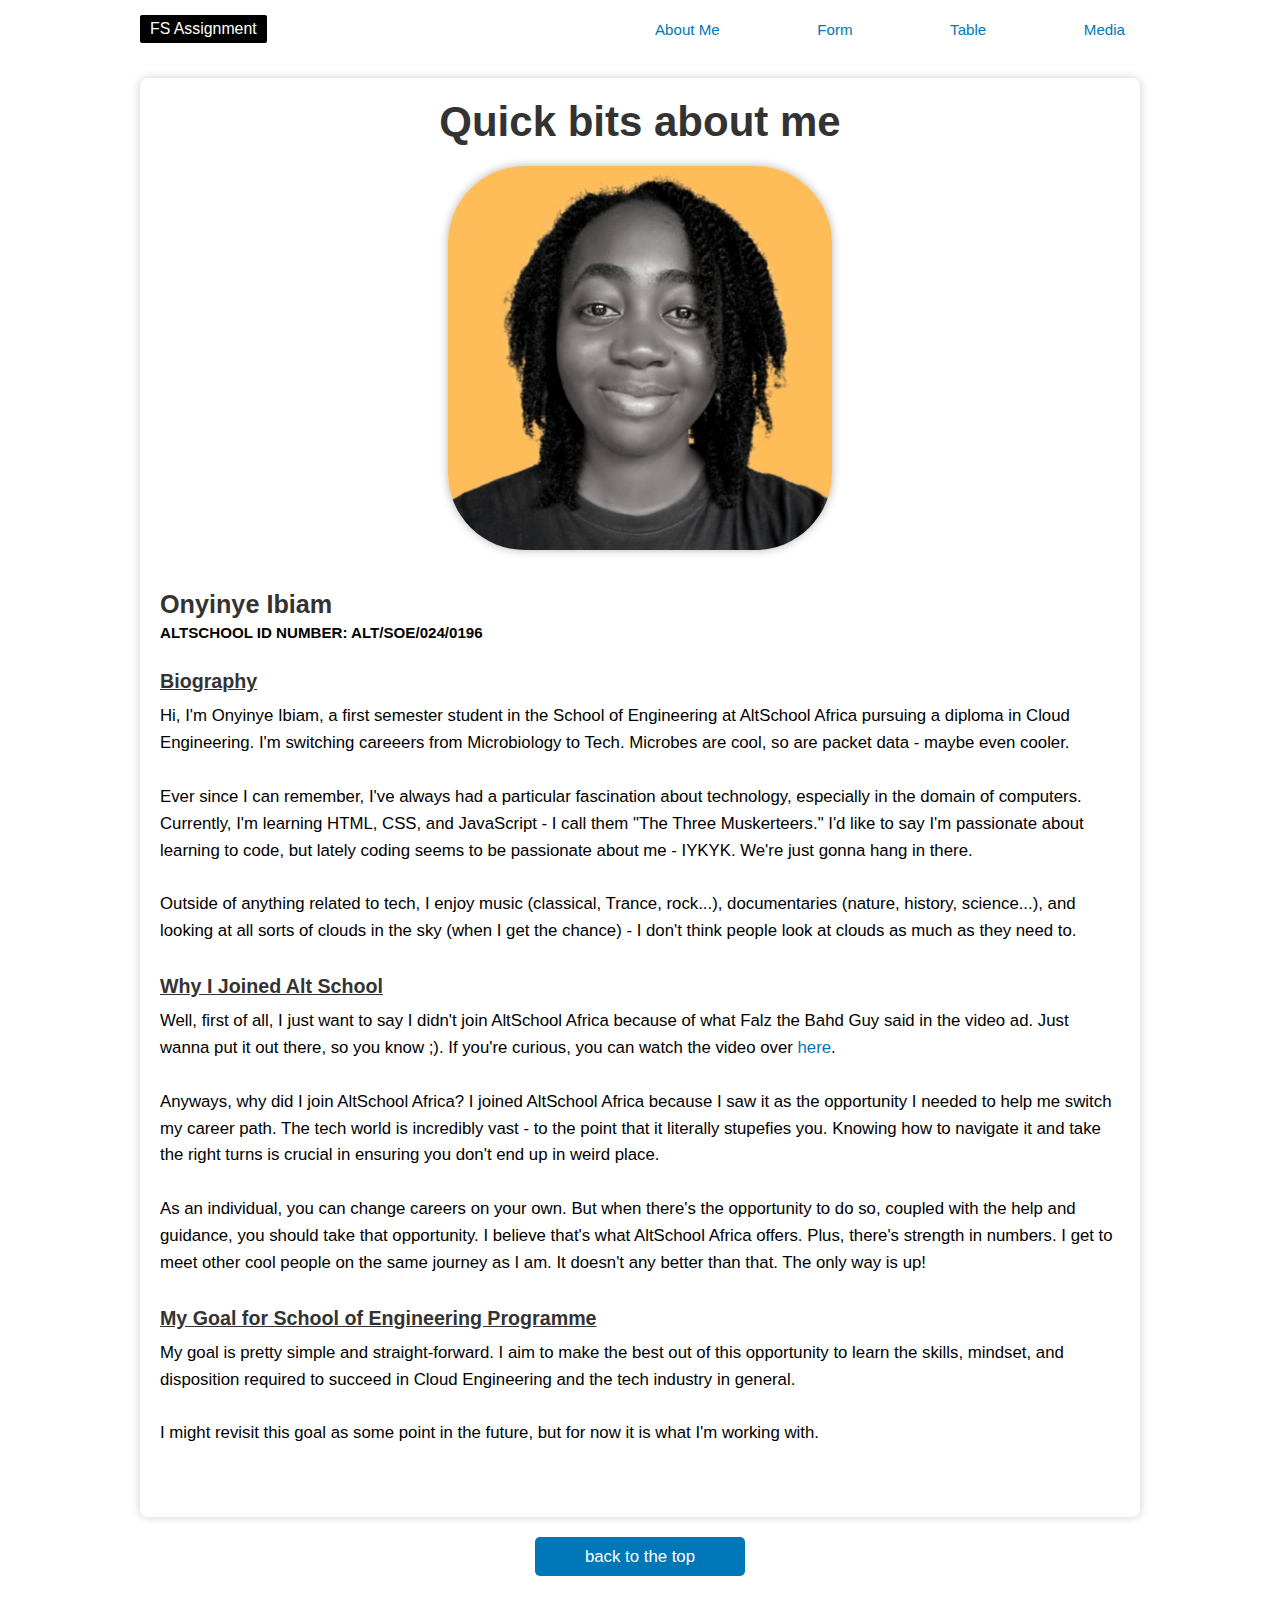
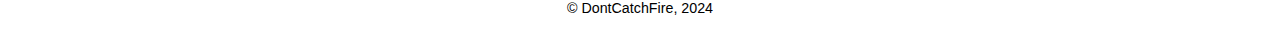
<file: index.html>
<!DOCTYPE html>
<html lang="en">
<head>
    <meta charset="UTF-8">
    <meta name="viewport" content="width=device-width, initial-scale=1.0">
    <title>Page 1 - About Me</title>
    <link rel="stylesheet" href="asset/styles/main.css">
</head>
<body>

  <header id="top">
    <nav>
      <span>FS Assignment</span>
      <ul>
				<li><a class="nav-a" href="./" target="_blank">About Me</a></li>
				<li><a class="nav-a" href="./form.html" target="_blank">Form</a></li>
				<li><a class="nav-a" href="./table.html" target="_blank">Table</a></li>
				<li><a class="nav-a" href="./media.html" target="_blank">Media</a></li>
			</ul>
    </nav>
  </header>

  <main>
    <h1>Quick bits about me</h1>

    <div class="about-me">
      <img src="./asset/images/ahoy-matey.jpg" alt="Onyinye"/>
    </div>

    <div id="identifier-div">
      <h2>Onyinye Ibiam</h2>
      <p id="school-id">ALTSCHOOL ID NUMBER: ALT/SOE/024/0196</p>
    </div>

    <h3><u>Biography</u></h3>
    <div class="p-div">
      <p>
        Hi, I'm Onyinye Ibiam, a first semester student in the School of Engineering at AltSchool Africa pursuing a diploma in Cloud Engineering. I'm switching careeers from Microbiology to Tech. Microbes are cool, so are packet data - maybe even cooler. <br><br> Ever since I can remember, I've always had a particular fascination about technology, especially in the domain of computers. Currently, I'm learning HTML, CSS, and JavaScript - I call them "The Three Muskerteers." I'd like to say I'm passionate about learning to code, but lately coding seems to be passionate about me - IYKYK. We're just gonna hang in there.<br><br> Outside of anything related to tech, I enjoy music (classical, Trance, rock...), documentaries (nature, history, science...), and looking at all sorts of clouds in the sky (when I get the chance) - I don't think people look at clouds as much as they need to.
      </p>
    </div>
		

    <h3><u>Why I Joined Alt School</u></h3>
    <div class="p-div">
      <p>
        Well, first of all, I just want to say I didn't join AltSchool Africa because of what Falz the Bahd Guy said in the video ad. Just wanna put it out there, so you know ;). If you're curious, you can watch the video over <a href="https://youtu.be/k2lrwK-N02o?si=7fPKiTSbEFMZOLTB" class="falz">here</a>. <br><br> Anyways, why did I join AltSchool Africa? I joined AltSchool Africa because I saw it as the opportunity I needed to help me switch my career path. The tech world is incredibly vast - to the point that it literally stupefies you. Knowing how to navigate it and take the right turns is crucial in ensuring you don't end up in weird place. <br><br> As an individual, you can change careers on your own. But when there's the opportunity to do so, coupled with the help and guidance, you should take that opportunity. I believe that's what AltSchool Africa offers. Plus, there's strength in numbers. I get to meet other cool people on the same journey as I am. It doesn't any better than that. The only way is up!
      </p>
    </div>

    <h3><u>My Goal for School of Engineering Programme</u></h3>
    <div class="p-div">
      <p>My goal is pretty simple and straight-forward. I aim to make the best out of this opportunity to learn the skills, mindset, and disposition required to succeed in Cloud Engineering and the tech industry in general. <br><br> I might revisit this goal as some point in the future, but for now it is what I'm working with.</p>
    </div>
    
    <br/>
  </main>

  <footer>
    <a href="#top" class="back-to-top">back to the top</a>

    <p class="footer-p">&copy; DontCatchFire, 2024</p>
  </footer>
   
</body>
</html>
</file>
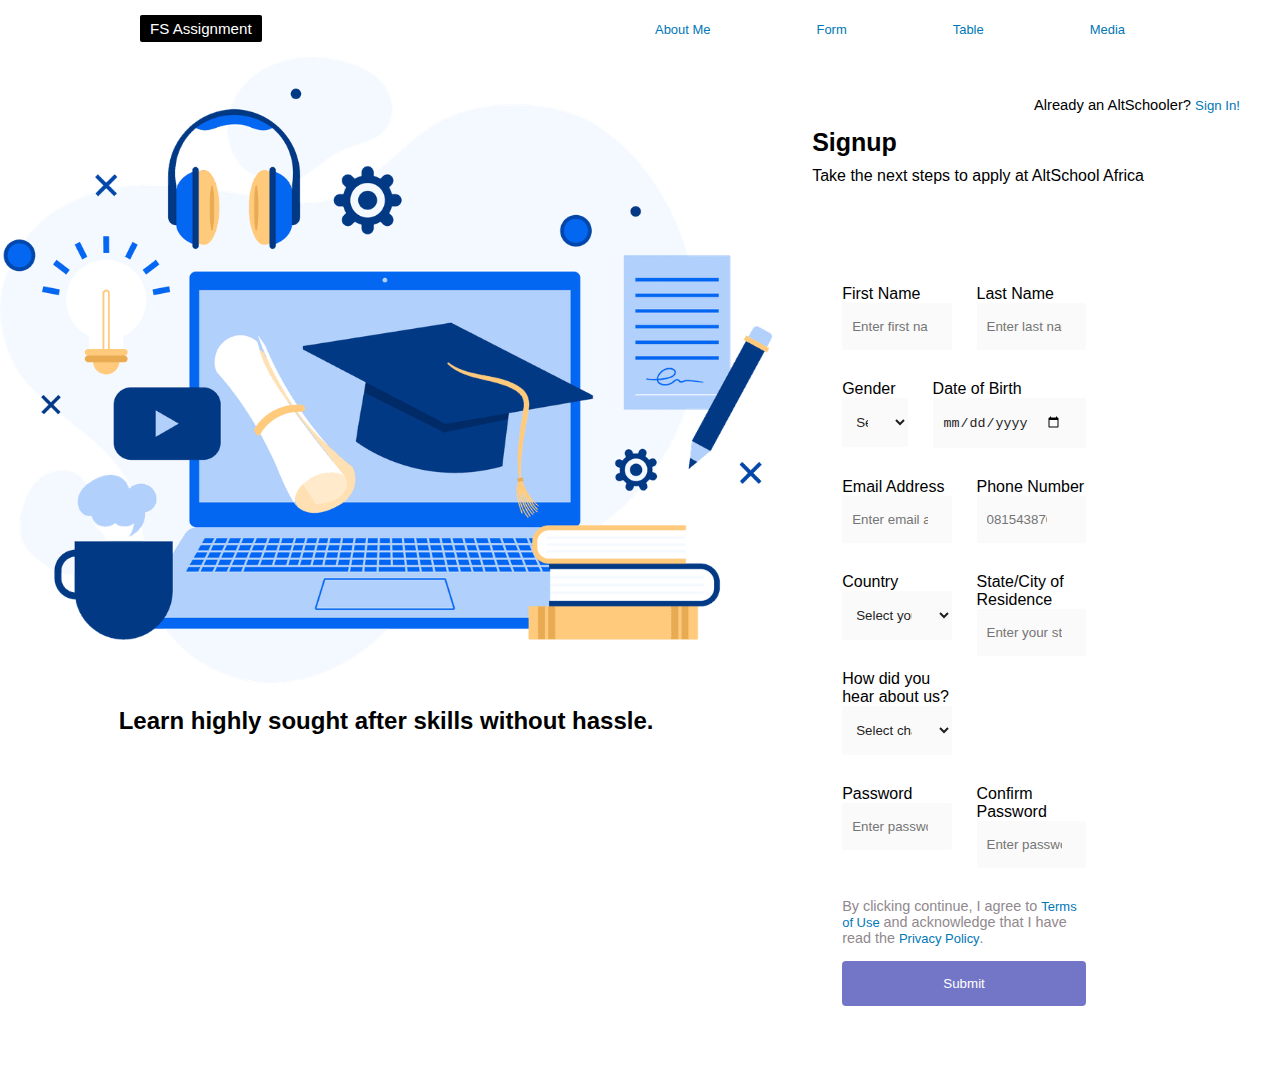
<file: form.html>
<!DOCTYPE html>
<html lang="en">
  <head>
    <meta charset="UTF-8" />
    <meta name="viewport" content="width=device-width, initial-scale=1.0" />
    <title>Application Form</title>
    <link rel="stylesheet" href="asset/styles/form.css" />
  </head>

  <body>
    <header>
      <nav>
        <span>FS Assignment</span>
        <ul>
          <li><a href="./index.html" target="_blank">About Me</a></li>
          <li><a href="#" target="_self">Form</a></li>
          <li><a href="./table.html" target="_blank">Table</a></li>
          <li><a href="./media.html" target="_blank">Media</a></li>
        </ul>
      </nav>
    </header>

    <main class="container">
      <section id="img-section">
        <div class="for-desktop">
          <img
            class="hero-img"
            src="asset/images/hero img.png"
            alt="altschool hero image"
          />

          <h1>Learn highly sought after skills without hassle.</h1>
        </div>
      </section>

      <section class="form-section">
        <p class="top-p">Already an AltSchooler? <a href="#">Sign In!</a></p>
        <div id="form-title">
          <h2 class="signup">Signup</h2>

          <p id="signup-p">Take the next steps to apply at AltSchool Africa</p>
        </div>

        <!-- <div id="form-container"> -->
        <div class="form-container">
          <form>
            <div class="form-items">
              <div class="label-input">
                <label>First Name</label>
                <input type="text" placeholder="Enter first name" />
              </div>

              <div class="label-input">
                <label>Last Name</label>
                <input type="text" placeholder="Enter last name" />
              </div>
            </div>

            <div class="form-items">
              <div class="label-input">
                <label>Gender</label>
                <select name="select gender">
                  <option value=" ">Select gender</option>
                  <option value="Male">Male</option>
                  <option value="Female">Female</option>
                </select>
              </div>

              <div class="label-input">
                <label>Date of Birth</label>
                <input type="date" />
              </div>
            </div>

            <div class="form-items">
              <div class="label-input">
                <label>Email Address</label>
                <input type="email" placeholder="Enter email address" />
              </div>

              <div class="label-input">
                <label>Phone Number</label>
                <input type="number" placeholder="08154387000" />
              </div>
            </div>

            <div class="form-items"></div>

            <div class="form-items">
              <div class="label-input">
                <label for="country">Country</label>
                <select name="country">
                  <option value="" disabled selected hidden>
                    Select your country
                  </option>
                  <option>Afghanistan</option>
                  <option>Albania</option>
                  <option>Algeria</option>
                  <option>Andorra</option>
                  <option>Angola</option>
                  <option>Antigua</option>
                  <option>Argentina</option>
                  <option>Armenia</option>
                  <option>Australia</option>
                  <option>Austria</option>
                  <option>Azerbaijan</option>
                  <option>Bahamas</option>
                  <option>Bahrain</option>
                  <option>Bangladesh</option>
                  <option>Barbados</option>
                  <option>Belgium</option>
                  <option>Belize</option>
                  <option>Benin</option>
                  <option>Bhutan</option>
                  <option>Bolivia</option>
                  <option>Bosnia Herzegovina</option>
                  <option>Botswana</option>
                  <option>Brazil</option>
                  <option>Brunel</option>
                  <option>Bulgaria</option>
                  <option>Burkina</option>
                  <option>Burundi</option>
                  <option>Cambodia</option>
                  <option>Cameroon</option>
                  <option>Cananda</option>
                  <option>Cape Verde</option>
                  <option>Central Africa Rep</option>
                  <option>Chad</option>
                  <option>Chile</option>
                  <option>Chine</option>
                  <option>Colombia</option>
                  <option>Comoros</option>
                  <option>Costa Rica</option>
                  <option>Croatia</option>
                  <option>Cyprus</option>
                  <option>Czech Republic</option>
                  <option>Denmark</option>
                  <option>Djibouti</option>
                  <option>Dominica</option>
                  <option>Dominican Republic</option>
                  <option>East Timor</option>
                  <option>Ecuador</option>
                  <option>Egypt</option>
                  <option>El salvador</option>
                  <option>Equatorial Guinea</option>
                  <option>Eritrea</option>
                  <option>Estonia</option>
                  <option>Ethiopia</option>
                  <option>Fiji</option>
                  <option>Finland</option>
                  <option>France</option>
                  <option>Gabon</option>
                  <option>Gambia</option>
                  <option>Georgia</option>
                  <option>Germany</option>
                  <option>Ghana</option>
                  <option>Greece</option>
                  <option>Grenada</option>
                  <option>Guatemala</option>
                  <option>Guinea</option>
                  <option>Guinea Bissau</option>
                  <option>Guyana</option>
                  <option>Haiti</option>
                  <option>Honduras</option>
                  <option>Hungary</option>
                  <option>Iceland</option>
                  <option>India</option>
                  <option>Indonesia</option>
                  <option>Ireland (Republic)</option>
                  <option>Isreal</option>
                  <option>Ivory Coast</option>
                  <option>Italy</option>
                  <option>Jamaica</option>
                  <option>Japan</option>
                  <option>Jordan</option>
                  <option>Kazakhstan</option>
                  <option>Kenya</option>
                  <option>Kiribati</option>
                  <option>Korea South</option>
                  <option>Kosovo</option>
                  <option>Kuwait</option>
                  <option>Kyrgyzstan</option>
                  <option>Laos</option>
                  <option>Latvia</option>
                  <option>Lebanon</option>
                  <option>Lesotho</option>
                  <option>Liberia</option>
                  <option>Libya</option>
                  <option>Liechtenstein</option>
                  <option>Lithuania</option>
                  <option>Luxembourg</option>
                  <option>Macedonia</option>
                  <option>Madagascar</option>
                  <option>Malawi</option>
                  <option>Malasyia</option>
                  <option>Maldives</option>
                  <option>Mali</option>
                  <option>Malta</option>
                  <option>Marshall Islands</option>
                  <option>Mauritania</option>
                  <option>Mauritius</option>
                  <option>Mexico</option>
                  <option>Micronesia</option>
                  <option>Moldova</option>
                  <option>Monaco</option>
                  <option>Mongolia</option>
                  <option>Montenegro</option>
                  <option>Morocco</option>
                  <option>Mozambique</option>
                  <option>Namibia</option>
                  <option>Nauru</option>
                  <option>Nepal</option>
                  <option>Netherlands</option>
                  <option>New Zealand</option>
                  <option>Nicaragua</option>
                  <option>Niger</option>
                  <option>Nigeria</option>
                  <option>Norway</option>
                  <option>Oman</option>
                  <option>Pakistan</option>
                  <option>Palau</option>
                  <option>Panama</option>
                  <option>Papua New Guinea</option>
                  <option>Paraguay</option>
                  <option>Peru</option>
                  <option>Philippines</option>
                  <option>Poland</option>
                  <option>Portugal</option>
                  <option>Qatar</option>
                  <option>Romania</option>
                  <option>Russia Federation</option>
                  <option>Rwanda</option>
                  <option>St Kitts &amp; Nevis</option>
                  <option>St Lucia</option>
                  <option>Saint Vincent &amp; the Grenadines</option>
                  <option>Samoa</option>
                  <option>San Marino</option>
                  <option>Sao Tome &amp; Principe</option>
                  <option>Saudi Arabia</option>
                  <option>Senegal</option>
                  <option>Serbia</option>
                  <option>Seychelles</option>
                  <option>Sierra Leone</option>
                  <option>Singapore</option>
                  <option>Slovakia</option>
                  <option>Slovenia</option>
                  <option>Solomon Islands</option>
                  <option>Somalia</option>
                  <option>South Africa</option>
                  <option>South Sudan</option>
                  <option>Spain</option>
                  <option>Sri Lanka”</option>
                  <option>Sudan</option>
                  <option>Suriname</option>
                  <option>Swaziland</option>
                  <option>Sweden</option>
                  <option>Switzerland</option>
                  <option>Taiwan</option>
                  <option>Tajikistan</option>
                  <option>Tanzania</option>
                  <option>Thailand</option>
                  <option>Togo</option>
                  <option>Tonga</option>
                  <option>Trinidad &amp; Tobago</option>
                  <option>Tunisia</option>
                  <option>Turkey</option>
                  <option>Turkmenistan</option>
                  <option>Tuvalu</option>
                  <option>Uganda</option>
                  <option>Ukraine</option>
                  <option>United Arab Emirates</option>
                  <option>United Kingdom</option>
                  <option>United States</option>
                  <option>Uruguay</option>
                  <option>Uzbekistan</option>
                  <option>Vanuatu</option>
                  <option>Vatican City</option>
                  <option>Venezuela</option>
                  <option>Vietnam</option>
                  <option>Yemen</option>
                  <option>Zambia</option>
                  <option>Zimbabwe</option>
                  <option>South Africa</option>
                </select>
              </div>

              <div class="lable-input">
                <label>State/City of Residence</label>
                <input
                  type="text"
                  placeholder="Enter your state of residence"
                />
              </div>
            </div>

            <div class="form-items">
              <div class="label-alone">
                <label>How did you hear about us?</label>
                <select>
                  <option>Select channel</option>
                  <option>Twitter</option>
                  <option>Facebook</option>
                  <option>LinkedIn</option>
                  <option>YouTube</option>
                  <option>Friend</option>
                  <option>WhatsApp</option>
                  <option>Instagram</option>
                  <option>Bill Board</option>
                  <option>Sales Officer</option>
                  <option>Other</option>
                </select>
              </div>
            </div>

            <div class="form-items">
              <div class="label-input">
                <label>Password</label>
                <input type="password" placeholder="Enter password" />
              </div>

              <div class="label-input">
                <label>Confirm Password</label>
                <input type="password" placeholder="Enter password again" />
              </div>
            </div>

            <p>
              By clicking continue, I agree to
              <span class="term-privacy"
                ><a
                  href="https://altschoolafrica.com/terms-and-conditions"
                  target="_blank"
                  >Terms of Use</a
                ></span
              >
              and acknowledge that I have read the
              <span class="term-privacy"
                ><a
                  href="https://altschoolafrica.com/privacy-policy"
                  target="_blank"
                  >Privacy Policy</a
                >.</span
              >
            </p>

            <input class="submit-btn" type="submit" placeholder="Submit" />
          </form>
        </div>
        
      </section>
    </main>
  </body>
</html>
</file>
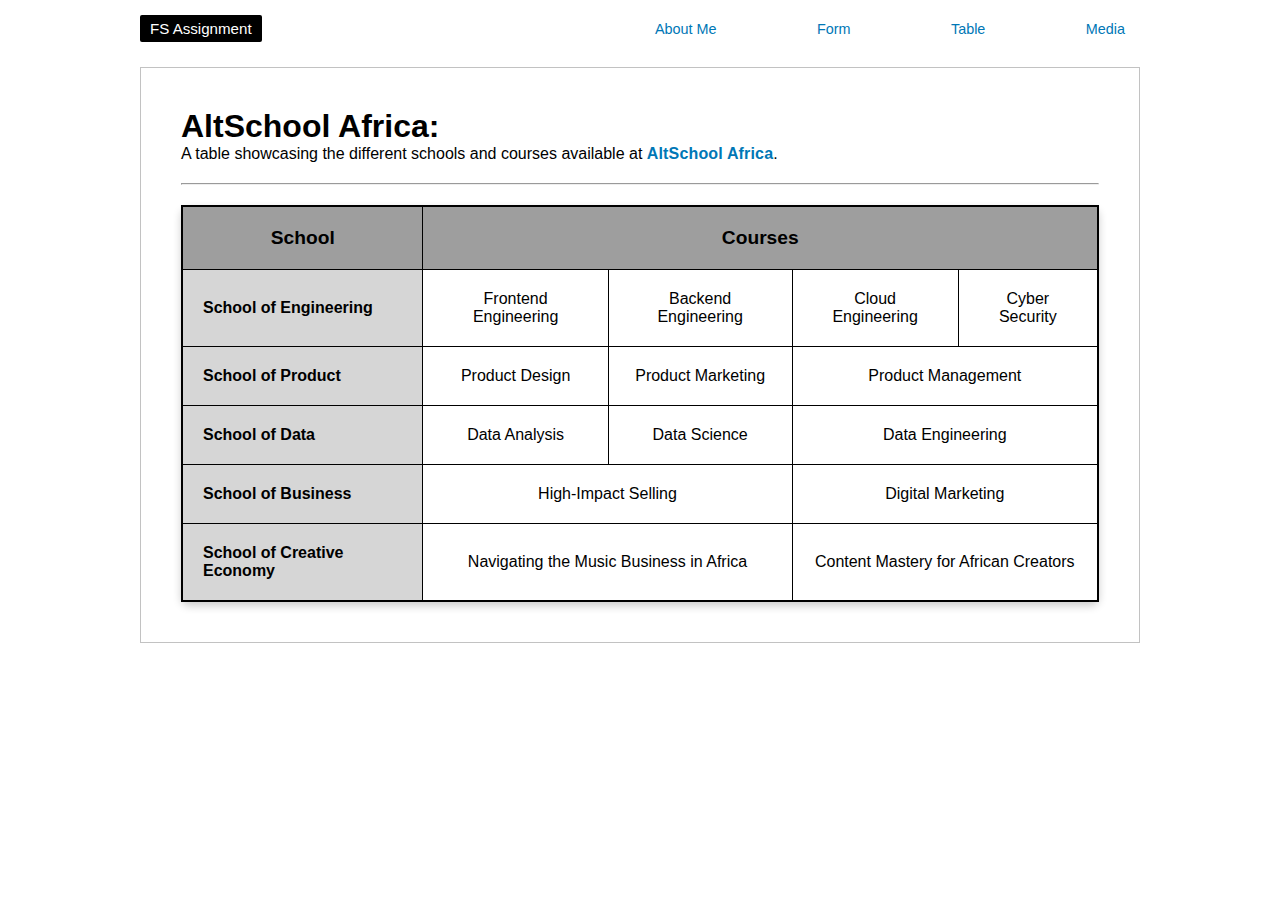
<file: table.html>
<!DOCTYPE html>
<html lang="en">
<head>
  <meta charset="UTF-8">
  <meta name="viewport" content="width=device-width, initial-scale=1.0">
  <title>Schools at AltSchool Africa</title>
  <link rel="stylesheet" href="asset/styles/table.css">
</head>
<body>

  <header>
    <nav>
      <span>FS Assignment</span>
      <ul>
				<li><a href="./index.html" target="_blank">About Me</a></li>
				<li><a href="./form.html" target="_blank">Form</a></li>
				<li><a href="#" target="_self">Table</a></li>
				<li><a href="./media.html" target="_blank">Media</a></li>
			</ul>
    </nav>
  </header>

  <main>
    <section id="headline">
      <h1>AltSchool Africa:</h1>
      <p>A table showcasing the different schools and courses available at <a class="altschool-link" href="https://www.altschoolafrica.com">AltSchool Africa</a>.</p>
    </section>
  
    <hr>
  
    <section class="table-container">
      <table>
        <!-- <caption>Schools and Courses</caption> -->
        <thead>
          <tr>
            <th>School</th>
            <th colspan="4">Courses</th>
          </tr>
        </thead>
        <tbody>
          <tr>
            <th>School of Engineering</th>
            <td>Frontend Engineering</td>
            <td>Backend Engineering</td>
            <td>Cloud Engineering</td>
            <td>Cyber Security</td>
          </tr>
          <tr>
            <th>School of Product</th>
            <td>Product Design</td>
            <td>Product Marketing</td>
            <td colspan="2">Product Management</td>
          </tr>
          <tr>
            <th>School of Data</th>
            <td>Data Analysis</td>
            <td>Data Science</td>
            <td colspan="2">Data Engineering</td>
          </tr>
          <tr>
            <th>School of Business</th>
            <td colspan="2">High-Impact Selling</td>
            <td colspan="2">Digital Marketing</td>
          </tr>
          <tr>
            <th>School of Creative Economy</th>
            <td colspan="2">Navigating the Music Business in Africa</td>
            <td colspan="2">Content Mastery for African Creators</td>
          </tr>
        </tbody>
      </table>
    </section>
  </main>

</body>
</html>
</file>
<file: asset/styles/form.css>
/* Special font  */
@import url('https://fonts.googleapis.com/css2?family=Moderustic:wght@300..800&display=swap');

/* General font */
@import url('https://fonts.googleapis.com/css2?family=Barlow+Semi+Condensed:ital,wght@0,100;0,200;0,300;0,400;0,500;0,600;0,700;0,800;0,900;1,100;1,200;1,300;1,400;1,500;1,600;1,700;1,800;1,900&family=Barlow:ital,wght@0,100;0,200;0,300;0,400;0,500;0,600;0,700;0,800;0,900;1,100;1,200;1,300;1,400;1,500;1,600;1,700;1,800;1,900&display=swap');

* {
  margin: 0;
  padding: 0;
  box-sizing: border-box;
}

body {
  font-family: 'Barlow Condensed', sans-serif;
}

/* Header and Nav */
header {
  margin: 10px auto 10px;
  max-width: 1000px;
  font-family: Arial, sans-serif;
  font-size: 0.9em;
  
}
  
nav ul li {
  list-style-type: none;
}
  
nav a {
  text-decoration: none;
  color: #0077b6;
  padding: 5px 15px;
}
  
nav a:hover{
  color: white;
  /* text-decoration: underline; */
  background-color: #0077b6;
  border-radius: 15px;
}
  
nav {
  /* background-color: aquamarine; */
  padding: 5px 0 5px;
  display: flex;
  align-items: center;
}
  
nav span {
  color: white;
  background-color: black;
  padding: 5px 10px;
  border-radius: 2px;
  font-size: 1.05em;
}
  
nav ul {
  display: flex;
  align-items: end;
  justify-content: space-between; 
  width: 50%;
  margin-left: auto;
}

/* Main styling  */
/* .container {
  display: flex;
} */

.for-desktop {
  display: none;
}

.hero-img {
  max-width: 100%;
  /* margin-bottom: 60px; */
}

.img-section {
  background-color: #fffcf8;
  width: 45%;
  display: flex;
  align-items: center;
  padding-top: 67px;
  height: 100vh;
}

h1 {
  display: block;
  font-size: 1.5em;
  margin-top: 0.83em;
  margin-bottom: 0.83em;
  font-weight: bold;
}

.form-section {
  /* width: 55%; */
  height: 100vh;
  padding: 40px;
}

.top-p {
  text-align: right;
  font-size: 0.92em;
}

.top-p a {
  text-decoration: none;
  color: #0077b6;
}

p {
  margin-bottom: 1.05em;
  font-size: 1em;
}

#form-title {
  margin-bottom: 30px;
}

.signup {
  font-size: 25px;
  /* margin-top: 10px; */
  margin-bottom: 10px;
}

.form-container {
  width: 90%;
  padding: 70px 30px;
}

.form-items {
  display: grid;
  grid-template-columns: 1fr 1fr;
  gap: 25px; 
}

.label-input {
  margin-bottom: 30px;
}

label {
  display: block;
}

input, select {
  display: block;
  padding: 16px 24px 16px 10px;
  background-color: #fafafa;
  border: none;
  border-radius: 2px;
  width: 100%;
  color: #1f1f1f;
}

input:hover {
  outline: 2px solid #4096ff;
}

.label-alone {
  /* display: block; */
  margin-bottom: 30px;
}

.form-container p {
  color: #90888d;
}

.form-container p, a {
  font-size: 0.9em;
}

.term-privacy a {
  color: #0077b6;
  text-decoration: none;
  text-align: left;
}

.submit-btn {
  background-color: #7376c6;
  color: white;
  padding: 15px;
  border-radius: 4px;
  border-style: none;
  justify-content: center;
}

@media screen and (min-width: 595px) {
   
  .form-items{
      display: grid;
      grid-template-columns: 1fr 1fr;
      gap:25px;
  }

  .top-p{
      text-align: right;
  }
}


@media screen and (min-width: 800px) {

  .img-section{
      background-color: #FFFCF8;
      width:47%;
      display: flex;
      align-items: center;
  }

  .for-desktop{
      display:block;
      text-align: center;
  }

  .form-section{
      width:53%;
      padding: 40px;
  }

  .container{
      display:flex;
  }
  
  form{
      width: 90%;
  }
}

@media screen and (min-width: 1200px) {
  form{
      width: 75%;
  }
}
</file>
<file: asset/styles/table.css>
* {
  margin: 0;
  padding: 0;
  box-sizing: border-box;
}

body {
  font-family: Cambria, sans-serif;
}

header {
  margin: 10px auto 10px;
  max-width: 1000px;
  font-family: Arial, sans-serif;
  font-size: 0.9em;
}

ul li {
  list-style-type: none;
}

nav a {
  text-decoration: none;
  color: #0077b6;
  padding: 5px 15px;
}

nav a:hover{
  color: white;
  /* text-decoration: underline; */
  background-color: #0077b6;
  border-radius: 15px;
}

nav {
  /* background-color: aquamarine; */
  padding: 5px 0 5px;
  display: flex;
  align-items: center;
}

nav span {
  color: white;
  background-color: black;
  padding: 5px 10px;
  border-radius: 2px;
  font-size: 1.05em;
}

nav ul {
  display: flex;
  align-items: end;
  justify-content: space-between; 
  width: 50%;
  margin-left: auto;
}

main {
  margin: 20px auto 20px;
  padding: 40px;
  max-width: 1000px;
  border: 1px solid #c2c2c2;
}

#headline {
  margin-bottom: 20px
}

#headline a {
  color: #0077b6;
  text-decoration: none;
  font-weight: bolder;
  letter-spacing: 0.01em;
  padding: 0;

}

#headline a:hover {
  text-decoration: underline;
}


table {
  border: 2px solid;
  width: 100%;
  border-collapse: collapse; /* Merges table borders */
  margin-top: 20px;
  border-radius: 8px;
  box-shadow: 0 4px 8px rgba(0, 0, 0, 0.2);
}

thead th {
  font-size: 1.2em;
  text-align: center;
}

th, td {
  padding: 20px;
  text-align: center;
  border: 1px solid;
}

th {
  text-align: left;
}

thead tr th {
  background-color: #9e9e9e;
}

tbody tr th {
  background-color: #d6d6d6;
}
</file>
<file: asset/styles/main.css>
/* Basic Reset */
* {
  margin: 0;
  padding: 0;
  box-sizing: border-box;
}

/* Body Styling */
body {
  font-family: Cambria, sans-serif;
  font-size: 1.05em;
}

header {
  margin: 10px auto 10px;
  max-width: 1000px;
  font-family: Arial, sans-serif;
  font-size: 0.9em;

}

ul li {
  list-style-type: none;
}

.nav-a {
  text-decoration: none;
  color: #0077b6;
  padding: 5px 15px;
}

.nav-a:hover{
  color: white;
  background-color: #0077b6;
  border-radius: 15px;
}

nav {
  padding: 5px 0 5px;
  display: flex;
  align-items: center;
}

nav span {
  color: white;
  background-color: black;
  padding: 5px 10px;
  border-radius: 2px;
  font-size: 1.05em;
}

nav ul {
  display: flex;
  align-items: end;
  justify-content: space-between; 
  width: 50%;
  margin-left: auto;
}


/* Main Content Styling */
main {
  background-color: white;
  padding: 20px;
  border-radius: 8px;
  box-shadow: 0 0 10px rgba(0, 0, 0, 0.2); 
  max-width: 1000px;
  /* border: 1px solid grey; */
  margin: 30px auto 10px;
  /* margin: 20px auto; */
}

h1, h2, h3 {
  color: #333;
  margin-bottom: 10px;
}

h1 {
  text-align: center;
  font-size: 2.5em;
  margin-bottom: 20px;
}

#identifier-div {
  margin-bottom: 25px;
}

#school-id {
  font-size: 0.9em;
  font-weight: bolder;
  /* line-height: 1.5; */
  margin-top: -8px;
}

.p-div {
  margin-bottom: 30px;
}

p {
  margin-bottom: 10px;
  line-height: 1.6;
}

ol {
  padding-left: 20px;
}

ol li {
  margin-bottom: 10px;
}

/* Image styling */
.about-me {
  display: flex;
  justify-content: center;
  margin-bottom: 40px;
}

.about-me img {
  max-width: 40%;
  height: auto;
  border-radius: 20%;
  box-shadow: 0 0 10px rgba(0, 0, 0, 0.3);
  transition: transform 0.2s ease;
}

.about-me img:hover {
  transform: scale(1.02);
  box-shadow: 0 4px 8px rgba(0, 0, 0, 0.1);
}

.falz {
  text-decoration: none;
  color:#0077b6;
}

.falz:hover {
  text-decoration: underline;
}

.back-to-top {
  text-decoration: none;
  padding: 10px 50px;
  margin: 0 auto;
  background-color: #0077b6;
  border-radius: 5px;
  color:white;
  margin: 0 auto;
}

.back-to-top:hover {
  background-color: #055885;
} 

/* Footer Styling */
footer {
  text-align: center;
  margin-top: 20px;
  margin-bottom: 20px;
  padding-top: 10px;
}

.footer-p {
  margin-top: 30px;
  font-size: 0.85em;
}
</file>
